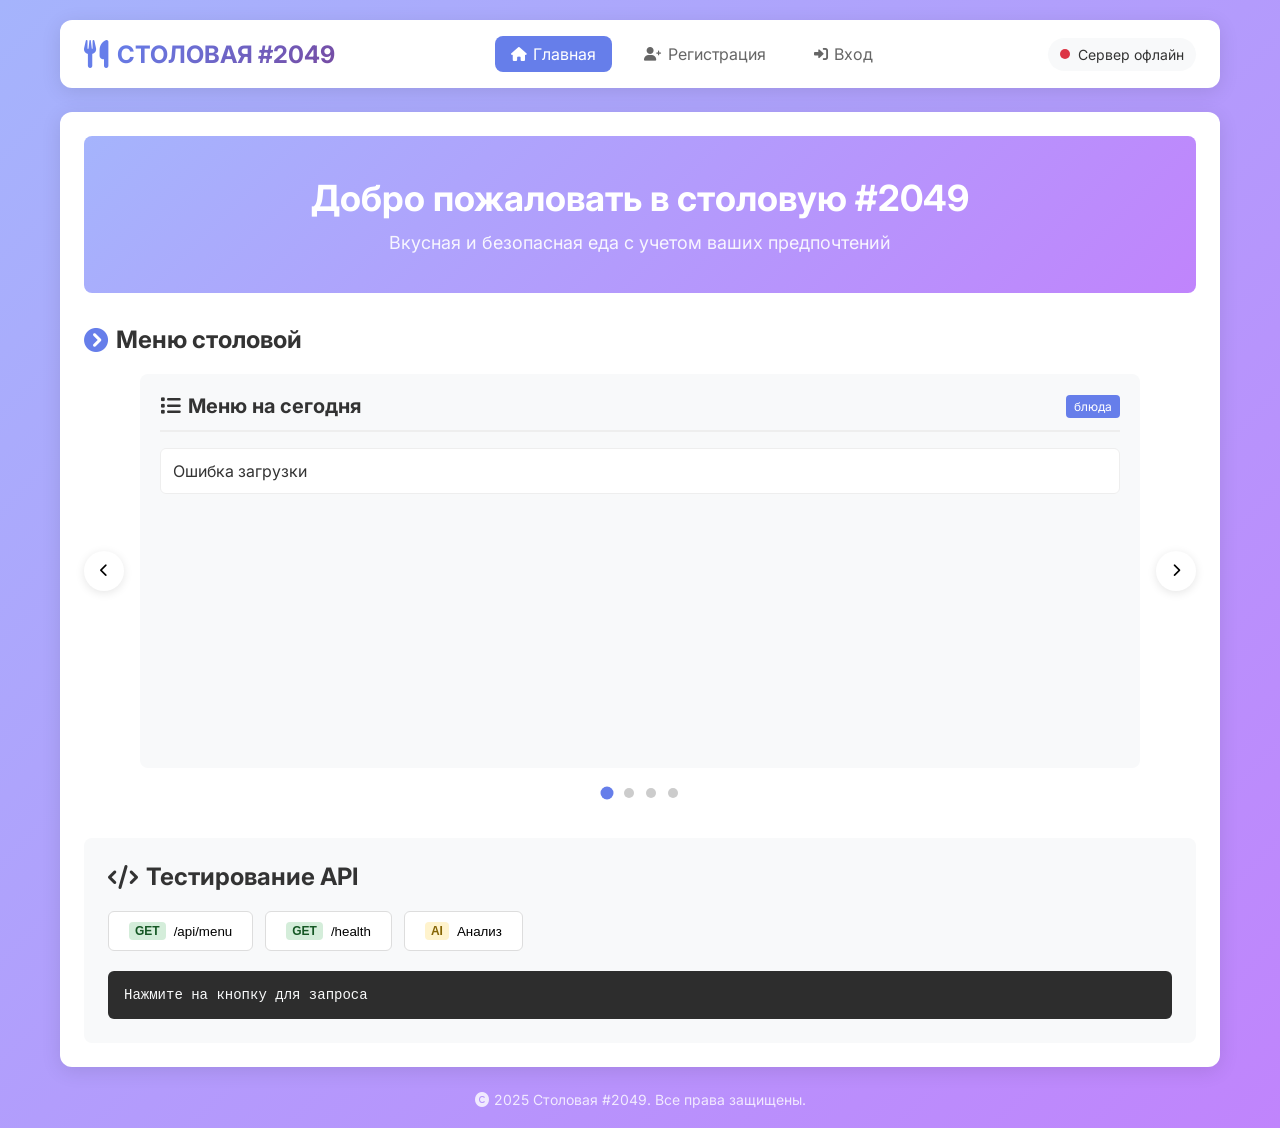
<file: frontend/index.html>
<!DOCTYPE html>
<html lang="ru">
<head>
    <meta charset="UTF-8">
    <meta name="viewport" content="width=device-width, initial-scale=1.0">
    <title>Столовая #2049</title>
    <link rel="stylesheet" href="style.css">
    <link href="https://fonts.googleapis.com/css2?family=Inter:wght@400;500;600;700&display=swap" rel="stylesheet">
    <link rel="stylesheet" href="https://cdnjs.cloudflare.com/ajax/libs/font-awesome/6.0.0/css/all.min.css">
</head>
<body>
    <div class="app">
        <header class="header">
            <div class="header-content">
                <div class="logo">
                    <i class="fas fa-utensils"></i>
                    <span class="logo-text">СТОЛОВАЯ #2049</span>
                </div>
                <div class="nav-links">
                    <a href="/" class="nav-link active" onclick="return navigateToHome(event)">
                        <i class="fas fa-home"></i> Главная
                    </a>
                    <a href="/register.html" class="nav-link">
                        <i class="fas fa-user-plus"></i> Регистрация
                    </a>
                    <a href="#" class="nav-link" onclick="showLoginModal()">
                        <i class="fas fa-sign-in-alt"></i> Вход
                    </a>
                </div>
                <div class="server-status" id="serverStatus">
                    <span class="status-indicator"></span>
                    <span class="status-text">Проверка подключения...</span>
                </div>
            </div>
        </header>

        <main class="main">
            <div id="mainContent">
                <div id="userInfo" class="user-info" style="display: none;">
                    <div class="user-info-content">
                        <div class="user-avatar">
                            <i class="fas fa-user-circle"></i>
                        </div>
                        <span id="userName" class="user-name"></span>
                        <span id="userRole" class="user-role"></span>
                        <button onclick="logout()" class="logout-btn">
                            <i class="fas fa-sign-out-alt"></i> Выйти
                        </button>
                    </div>
                </div>

                <!-- Модальное окно входа -->
                <div id="loginModal" class="modal">
                    <div class="modal-content">
                        <span class="close" onclick="closeLoginModal()">&times;</span>
                        <h2><i class="fas fa-sign-in-alt"></i> Вход в аккаунт</h2>
                        <form id="loginForm" onsubmit="handleLogin(event)">
                            <div class="form-group">
                                <label><i class="fas fa-envelope"></i> Email</label>
                                <input type="email" id="loginEmail" placeholder="email@example.com" required>
                            </div>
                            <div class="form-group">
                                <label><i class="fas fa-lock"></i> Пароль</label>
                                <input type="password" id="loginPassword" placeholder="••••••••" required>
                            </div>
                            <button type="submit" class="login-btn">
                                <i class="fas fa-sign-in-alt"></i> Войти
                            </button>
                        </form>
                        <p class="modal-footer">
                            Нет аккаунта? <a href="/register.html">Зарегистрируйтесь</a>
                        </p>
                    </div>
                </div>

                <!-- Модальное окно добавления блюда (для админа) -->
                <div id="addDishModal" class="modal">
                    <div class="modal-content wide">
                        <span class="close" onclick="closeAddDishModal()">&times;</span>
                        <h2><i class="fas fa-plus-circle"></i> Добавить новое блюдо</h2>
                        <form id="addDishForm" onsubmit="handleAddDish(event)">
                            <div class="admin-form">
                                <div class="form-group">
                                    <label>Название блюда</label>
                                    <input type="text" id="dishName" required>
                                </div>
                                <div class="form-group">
                                    <label>Цена (₽)</label>
                                    <input type="number" id="dishPrice" min="1" required>
                                </div>
                                <div class="form-group">
                                    <label>Вес (г)</label>
                                    <input type="number" id="dishWeight" min="1" required>
                                </div>
                                <div class="form-group">
                                    <label>Категория</label>
                                    <select id="dishCategory" required>
                                        <option value="салаты">Салаты</option>
                                        <option value="супы">Супы</option>
                                        <option value="горячее">Горячее</option>
                                        <option value="гарниры">Гарниры</option>
                                        <option value="напитки">Напитки</option>
                                        <option value="десерты">Десерты</option>
                                    </select>
                                </div>
                                <div class="form-group">
                                    <label>Калории</label>
                                    <input type="number" id="dishCalories" min="0" required>
                                </div>
                                <div class="form-group full-width">
                                    <label>Ингредиенты (через запятую)</label>
                                    <input type="text" id="dishIngredients" placeholder="курица, салат, соус" required>
                                </div>
                                <div class="form-group full-width">
                                    <label>Аллергены</label>
                                    <div class="checkbox-group" id="allergenCheckboxes">
                                        <label><input type="checkbox" value="орехи"> Орехи</label>
                                        <label><input type="checkbox" value="арахис"> Арахис</label>
                                        <label><input type="checkbox" value="лактоза"> Лактоза</label>
                                        <label><input type="checkbox" value="глютен"> Глютен</label>
                                        <label><input type="checkbox" value="морепродукты"> Морепродукты</label>
                                        <label><input type="checkbox" value="яйца"> Яйца</label>
                                        <label><input type="checkbox" value="соя"> Соя</label>
                                    </div>
                                </div>
                                <div class="form-group">
                                    <label>
                                        <input type="checkbox" id="dishAvailable" checked> Доступно для заказа
                                    </label>
                                </div>
                                <button type="submit" class="admin-submit-btn">
                                    <i class="fas fa-plus-circle"></i> Добавить блюдо
                                </button>
                            </div>
                        </form>
                    </div>
                </div>

                <div class="hero-section">
                    <h1 class="hero-title">Добро пожаловать в столовую #2049</h1>
                    <p class="hero-subtitle">Вкусная и безопасная еда с учетом ваших предпочтений</p>
                </div>

                <div class="carousel-section">
                    <div class="section-header">
                        <h2><i class="fas fa-chevron-circle-right"></i> Меню столовой</h2>
                        <button id="adminAddBtn" class="api-btn" style="display: none;" onclick="showAddDishModal()">
                            <i class="fas fa-plus-circle"></i> Добавить блюдо
                        </button>
                    </div>
                    
                    <div class="carousel-container">
                        <button class="carousel-arrow carousel-arrow-left" onclick="prevSlide()">
                            <i class="fas fa-chevron-left"></i>
                        </button>
                        
                        <div class="carousel-viewport">
                            <div class="carousel-track" id="carouselTrack">
                                <!-- Слайд 1: Меню -->
                                <div class="card active">
                                    <div class="card-header">
                                        <h3><i class="fas fa-list"></i> Меню на сегодня</h3>
                                        <span class="badge">блюда</span>
                                    </div>
                                    <div class="card-content">
                                        <div id="menuList" class="menu-list">
                                            <div class="loading-spinner">
                                                <i class="fas fa-spinner fa-spin"></i> Загрузка...
                                            </div>
                                        </div>
                                    </div>
                                </div>

                                <!-- Слайд 2: Детали блюда -->
                                <div class="card">
                                    <div class="card-header">
                                        <h3 id="dishTitle"><i class="fas fa-info-circle"></i> Выберите блюдо</h3>
                                        <span class="badge">детали</span>
                                    </div>
                                    <div class="card-content">
                                        <div class="dish-details">
                                            <div class="dish-image">
                                                <div class="image-placeholder">
                                                    <i class="fas fa-image"></i>
                                                </div>
                                            </div>
                                            
                                            <div id="aiBlock" class="ai-analysis">
                                                <div id="aiTitle" class="ai-title">
                                                    <i class="fas fa-microchip"></i> Анализ аллергенов
                                                </div>
                                                <div id="aiMessage" class="allergen-block">Выберите блюдо для анализа</div>
                                            </div>
                                            
                                            <div class="ingredients">
                                                <div class="ingredients-title">
                                                    <i class="fas fa-blender"></i> Состав
                                                </div>
                                                <ul id="ingredientsList" class="ingredients-list"></ul>
                                            </div>
                                            
                                            <div class="dish-footer">
                                                <div id="dishMeta" class="dish-meta"></div>
                                                <div class="dish-actions">
                                                    <span id="dishPrice" class="price"></span>
                                                    <div class="quantity-controls">
                                                        <button class="quantity-btn" onclick="decreaseQuantity()">
                                                            <i class="fas fa-minus"></i>
                                                        </button>
                                                        <span class="quantity" id="dishQuantity">1</span>
                                                        <button class="quantity-btn" onclick="increaseQuantity()">
                                                            <i class="fas fa-plus"></i>
                                                        </button>
                                                    </div>
                                                    <button class="add-btn" onclick="addToCart()">
                                                        <i class="fas fa-shopping-cart"></i> В корзину
                                                    </button>
                                                </div>
                                            </div>
                                        </div>
                                    </div>
                                </div>

                                <!-- Слайд 3: Корзина -->
                                <div class="card">
                                    <div class="card-header">
                                        <h3><i class="fas fa-shopping-basket"></i> Корзина</h3>
                                        <span class="badge">заказ</span>
                                    </div>
                                    <div class="card-content">
                                        <div id="cartItems" class="cart-items"></div>
                                        <div class="cart-total" id="cartTotal"></div>
                                        <button class="checkout-btn" onclick="checkout()">
                                            <i class="fas fa-check-circle"></i> Оформить заказ
                                        </button>
                                    </div>
                                </div>

                                <!-- Слайд 4: Личный кабинет -->
                                <div class="card">
                                    <div class="card-header">
                                        <h3><i class="fas fa-user"></i> Личный кабинет</h3>
                                        <span class="badge">профиль</span>
                                    </div>
                                    <div class="card-content" id="profileCard">
                                        <div class="loading-spinner">
                                            <i class="fas fa-spinner fa-spin"></i> Загрузка...
                                        </div>
                                    </div>
                                </div>
                            </div>
                        </div>
                        
                        <button class="carousel-arrow carousel-arrow-right" onclick="nextSlide()">
                            <i class="fas fa-chevron-right"></i>
                        </button>
                    </div>
                    
                    <div class="carousel-dots" id="carouselDots">
                        <span class="dot active" onclick="goToSlide(0)"></span>
                        <span class="dot" onclick="goToSlide(1)"></span>
                        <span class="dot" onclick="goToSlide(2)"></span>
                        <span class="dot" onclick="goToSlide(3)"></span>
                    </div>
                </div>

                <!-- API тестер -->
                <div class="api-section">
                    <h2><i class="fas fa-code"></i> Тестирование API</h2>
                    <div class="api-controls">
                        <button class="api-btn" onclick="testAPI('menu')">
                            <span class="method get">GET</span> /api/menu
                        </button>
                        <button class="api-btn" onclick="testAPI('health')">
                            <span class="method get">GET</span> /health
                        </button>
                        <button class="api-btn" onclick="testAI()">
                            <span class="method ai">AI</span> Анализ
                        </button>
                    </div>
                    <div class="api-response" id="apiResponse">
                        <pre>Нажмите на кнопку для запроса</pre>
                    </div>
                </div>
            </div>
        </main>

        <footer class="footer">
            <div class="footer-content">
                <i class="fas fa-copyright"></i> 2025 Столовая #2049. Все права защищены.
            </div>
        </footer>
    </div>

    <div id="notification-container"></div>
    <script src="script.js"></script>
</body>
</html>
</file>
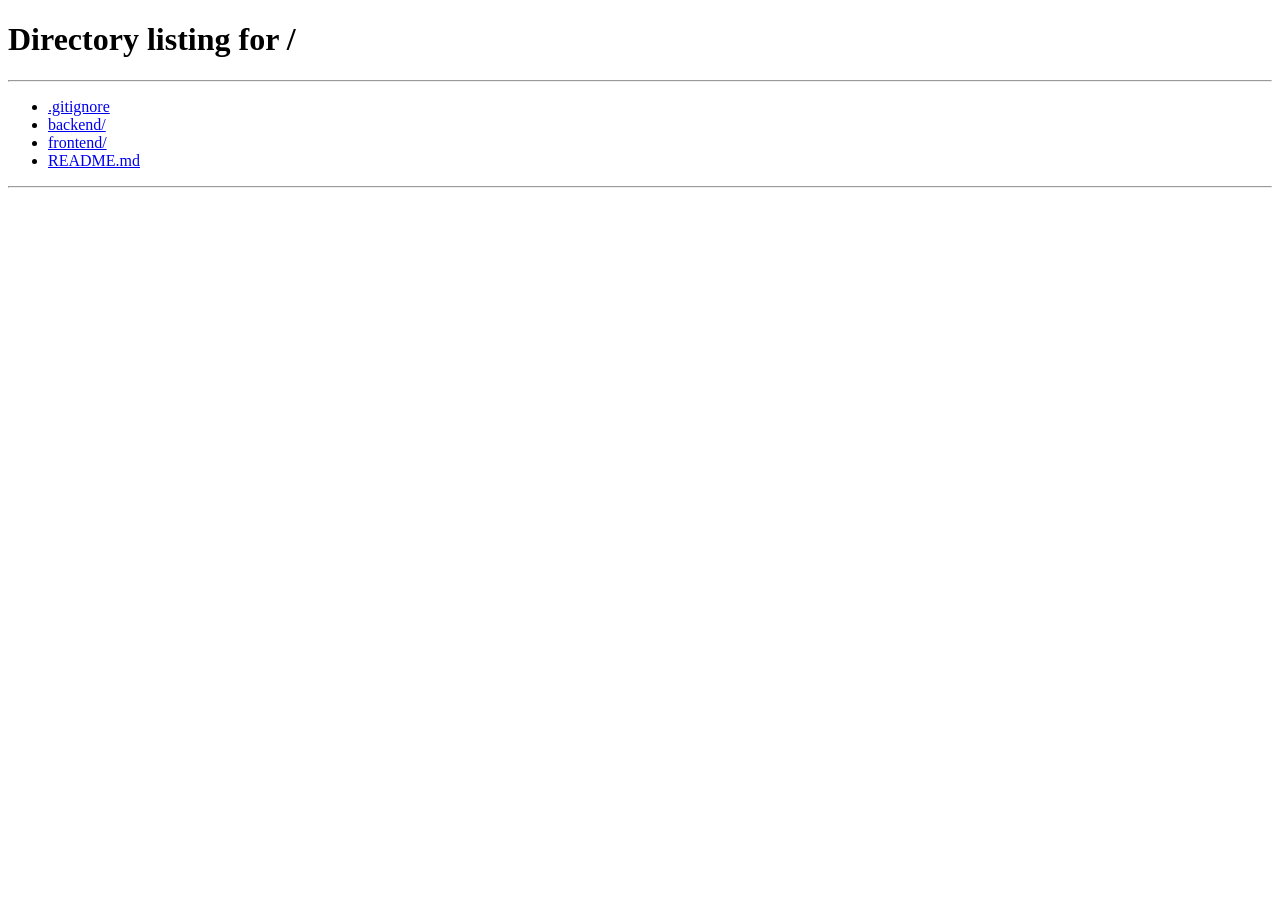
<file: frontend/admin.html>
<!DOCTYPE html>
<html lang="ru">
<head>
    <meta charset="UTF-8">
    <meta name="viewport" content="width=device-width, initial-scale=1.0">
    <title>Панель администратора - Столовая #2049</title>
    <link rel="stylesheet" href="style.css">
    <link rel="stylesheet" href="admin.css">
    <link href="https://fonts.googleapis.com/css2?family=Inter:wght@400;500;600;700&display=swap" rel="stylesheet">
    <link rel="stylesheet" href="https://cdnjs.cloudflare.com/ajax/libs/font-awesome/6.0.0/css/all.min.css">
</head>
<body>
    <div class="app">
        <header class="header">
            <div class="header-content">
                <div class="logo">
                    <i class="fas fa-utensils"></i>
                    <span class="logo-text">СТОЛОВАЯ #2049</span>
                </div>
                <div class="nav-links">
                    <a href="/" class="nav-link">
                        <i class="fas fa-home"></i> Главная
                    </a>
                    <a href="/admin.html" class="nav-link active">
                        <i class="fas fa-crown"></i> Админ панель
                    </a>
                    <a href="#" class="nav-link" onclick="logout()" id="logoutLink">
                        <i class="fas fa-sign-out-alt"></i> Выйти
                    </a>
                </div>
                <div class="server-status" id="serverStatus">
                    <span class="status-indicator"></span>
                    <span class="status-text">Проверка подключения...</span>
                </div>
            </div>
        </header>

        <main class="main">
            <div id="mainContent">
                <div id="userInfo" class="user-info" style="display: none;">
                    <div class="user-info-content">
                        <div class="user-avatar">
                            <i class="fas fa-user-circle"></i>
                        </div>
                        <span id="userName" class="user-name"></span>
                        <span id="userRole" class="user-role">Администратор</span>
                    </div>
                </div>

                <div class="admin-header">
                    <h1><i class="fas fa-crown"></i> Панель администратора</h1>
                    <p>Управление меню и заказами</p>
                </div>

                <div class="admin-tabs">
                    <button class="tab-btn active" onclick="switchTab('dishes')">
                        <i class="fas fa-utensils"></i> Блюда
                    </button>
                    <button class="tab-btn" onclick="switchTab('orders')">
                        <i class="fas fa-shopping-bag"></i> Заказы
                    </button>
                    <button class="tab-btn" onclick="switchTab('stats')">
                        <i class="fas fa-chart-bar"></i> Статистика
                    </button>
                </div>

                <!-- Вкладка с блюдами -->
                <div id="dishesTab" class="tab-content active">
                    <div class="tab-header">
                        <h2><i class="fas fa-utensils"></i> Управление блюдами</h2>
                        <button class="add-btn" onclick="showAddDishModal()">
                            <i class="fas fa-plus-circle"></i> Добавить блюдо
                        </button>
                    </div>
                    
                    <div class="admin-filters">
                        <input type="text" id="dishSearch" placeholder="Поиск по названию..." class="search-input">
                        <select id="categoryFilter" class="filter-select">
                            <option value="">Все категории</option>
                            <option value="салаты">Салаты</option>
                            <option value="супы">Супы</option>
                            <option value="горячее">Горячее</option>
                            <option value="гарниры">Гарниры</option>
                            <option value="напитки">Напитки</option>
                            <option value="десерты">Десерты</option>
                        </select>
                    </div>

                    <div id="adminDishesList" class="admin-dishes-list">
                        <div class="loading-spinner">
                            <i class="fas fa-spinner fa-spin"></i> Загрузка...
                        </div>
                    </div>
                </div>

                <!-- Вкладка с заказами -->
                <div id="ordersTab" class="tab-content">
                    <div class="tab-header">
                        <h2><i class="fas fa-shopping-bag"></i> Управление заказами</h2>
                    </div>
                    
                    <div class="admin-filters">
                        <select id="orderStatusFilter" class="filter-select">
                            <option value="">Все статусы</option>
                            <option value="pending">Ожидает</option>
                            <option value="confirmed">Подтвержден</option>
                            <option value="preparing">Готовится</option>
                            <option value="ready">Готов</option>
                            <option value="completed">Выполнен</option>
                            <option value="cancelled">Отменен</option>
                        </select>
                        <input type="text" id="orderSearch" placeholder="Поиск по email..." class="search-input">
                    </div>

                    <div id="adminOrdersList" class="admin-orders-list">
                        <div class="loading-spinner">
                            <i class="fas fa-spinner fa-spin"></i> Загрузка...
                        </div>
                    </div>
                </div>

                <!-- Вкладка со статистикой -->
                <div id="statsTab" class="tab-content">
                    <div class="tab-header">
                        <h2><i class="fas fa-chart-bar"></i> Статистика</h2>
                    </div>
                    
                    <div id="adminStats" class="admin-stats">
                        <div class="loading-spinner">
                            <i class="fas fa-spinner fa-spin"></i> Загрузка...
                        </div>
                    </div>
                </div>
            </div>
        </main>

        <footer class="footer">
            <div class="footer-content">
                <i class="fas fa-copyright"></i> 2025 Столовая #2049. Все права защищены.
            </div>
        </footer>
    </div>

    <!-- Модальное окно добавления/редактирования блюда -->
    <div id="dishModal" class="modal">
        <div class="modal-content wide">
            <span class="close" onclick="closeDishModal()">&times;</span>
            <h2 id="dishModalTitle"><i class="fas fa-plus-circle"></i> Добавить блюдо</h2>
            <form id="dishForm" onsubmit="handleSaveDish(event)">
                <input type="hidden" id="dishId">
                <div class="admin-form">
                    <div class="form-group">
                        <label>Название блюда *</label>
                        <input type="text" id="dishName" required>
                    </div>
                    <div class="form-group">
                        <label>Цена (₽) *</label>
                        <input type="number" id="dishPrice" min="1" required>
                    </div>
                    <div class="form-group">
                        <label>Вес (г) *</label>
                        <input type="number" id="dishWeight" min="1" required>
                    </div>
                    <div class="form-group">
                        <label>Категория *</label>
                        <select id="dishCategory" required>
                            <option value="салаты">Салаты</option>
                            <option value="супы">Супы</option>
                            <option value="горячее">Горячее</option>
                            <option value="гарниры">Гарниры</option>
                            <option value="напитки">Напитки</option>
                            <option value="десерты">Десерты</option>
                        </select>
                    </div>
                    <div class="form-group">
                        <label>Калории *</label>
                        <input type="number" id="dishCalories" min="0" required>
                    </div>
                    <div class="form-group full-width">
                        <label>Ингредиенты * (через запятую)</label>
                        <input type="text" id="dishIngredients" placeholder="курица, салат, соус" required>
                        <small style="color: #666; display: block; margin-top: 4px;">
                            <i class="fas fa-robot"></i> Аллергены будут определены автоматически нейросетью
                        </small>
                    </div>
                    <div class="form-group">
                        <label>
                            <input type="checkbox" id="dishAvailable" checked> Доступно для заказа
                        </label>
                    </div>
                    <button type="submit" class="admin-submit-btn" id="saveDishBtn">
                        <i class="fas fa-save"></i> Сохранить
                    </button>
                </div>
            </form>
        </div>
    </div>

    <div id="notification-container"></div>
    <script src="admin.js"></script>
</body>
</html>
</file>
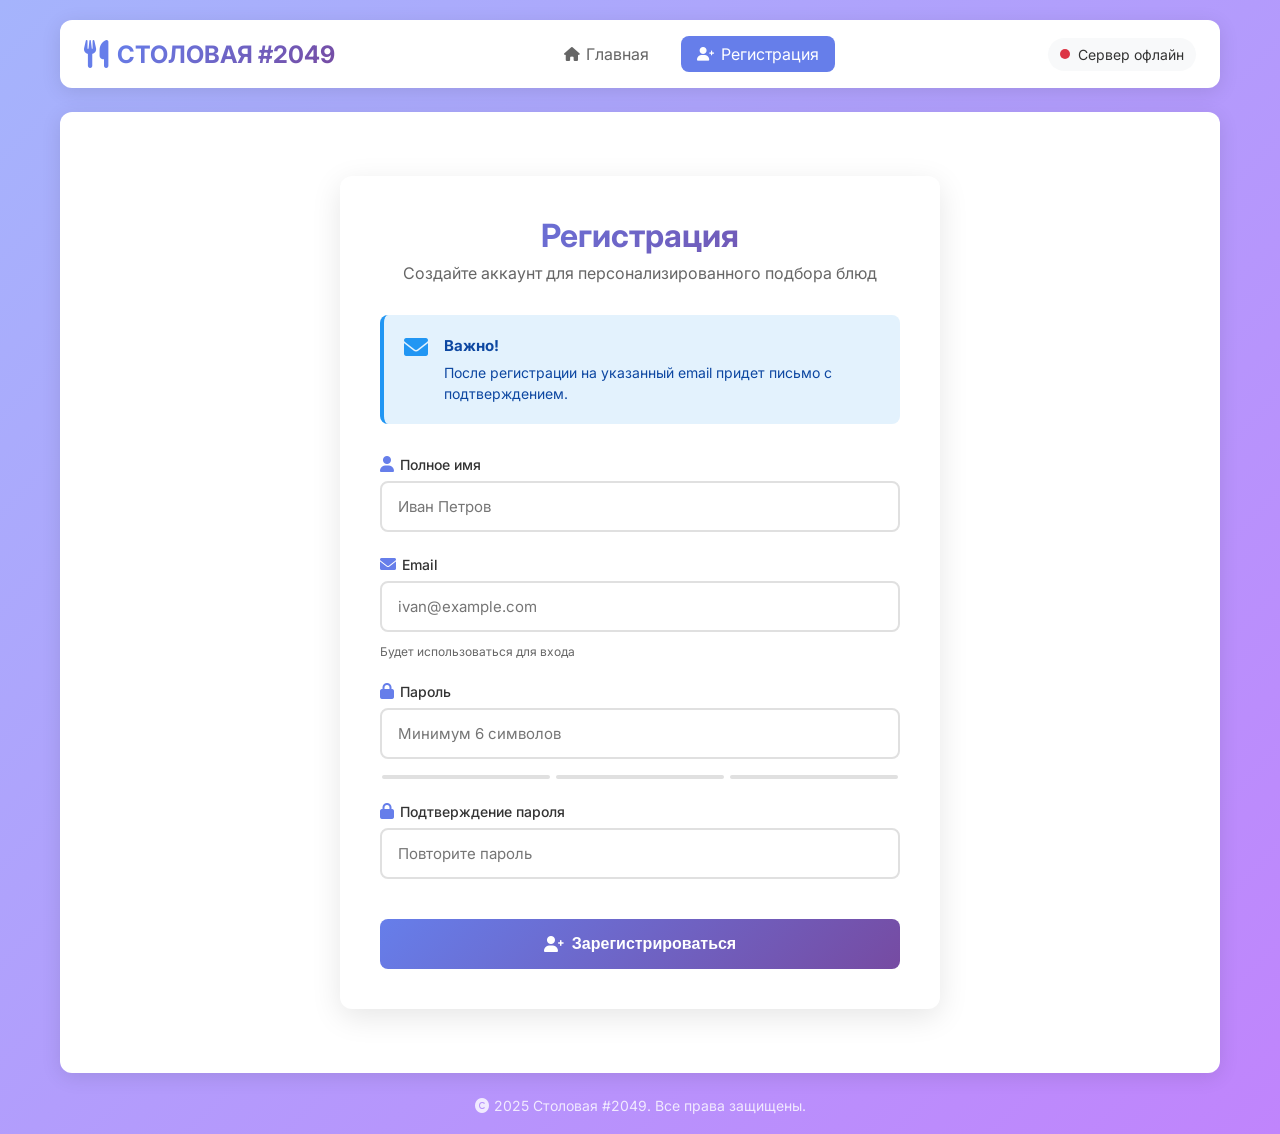
<file: frontend/register.html>
<!DOCTYPE html>
<html lang="ru">
<head>
    <meta charset="UTF-8">
    <meta name="viewport" content="width=device-width, initial-scale=1.0">
    <title>Регистрация - Столовая #2049</title>
    <link rel="stylesheet" href="style.css">
    <link rel="stylesheet" href="register.css">
    <link href="https://fonts.googleapis.com/css2?family=Inter:wght@400;500;600;700&display=swap" rel="stylesheet">
    <link rel="stylesheet" href="https://cdnjs.cloudflare.com/ajax/libs/font-awesome/6.0.0/css/all.min.css">
</head>
<body>
    <div class="app">
        <header class="header">
            <div class="header-content">
                <div class="logo">
                    <i class="fas fa-utensils"></i>
                    <span class="logo-text">СТОЛОВАЯ #2049</span>
                </div>
                <div class="nav-links">
                    <a href="/" class="nav-link">
                        <i class="fas fa-home"></i> Главная
                    </a>
                    <a href="/register.html" class="nav-link active">
                        <i class="fas fa-user-plus"></i> Регистрация
                    </a>
                </div>
                <div class="server-status" id="serverStatus">
                    <span class="status-indicator"></span>
                    <span class="status-text">Проверка...</span>
                </div>
            </div>
        </header>

        <main class="main">
            <div class="register-container">
                <div class="register-card">
                    <h1 class="register-title">Регистрация</h1>
                    <p class="register-subtitle">Создайте аккаунт для персонализированного подбора блюд</p>
                    
                    <div class="email-info-card">
                        <div class="email-info-icon">
                            <i class="fas fa-envelope"></i>
                        </div>
                        <div class="email-info-text">
                            <strong>Важно!</strong>
                            После регистрации на указанный email придет письмо с подтверждением.
                        </div>
                    </div>
                    
                    <form id="registerForm" class="register-form">
                        <div class="form-group">
                            <label class="form-label">
                                <i class="fas fa-user"></i> Полное имя
                            </label>
                            <input type="text" id="fullName" class="form-input" required 
                                   placeholder="Иван Петров">
                        </div>
                        
                        <div class="form-group">
                            <label class="form-label">
                                <i class="fas fa-envelope"></i> Email
                            </label>
                            <input type="email" id="email" class="form-input" required 
                                   placeholder="ivan@example.com">
                            <div class="email-hint">Будет использоваться для входа</div>
                        </div>
                        
                        <div class="form-group">
                            <label class="form-label">
                                <i class="fas fa-lock"></i> Пароль
                            </label>
                            <input type="password" id="password" class="form-input" required 
                                   minlength="6" placeholder="Минимум 6 символов">
                            <div class="password-strength" id="passwordStrength">
                                <div class="strength-bar"></div>
                                <div class="strength-bar"></div>
                                <div class="strength-bar"></div>
                            </div>
                        </div>
                        
                        <div class="form-group">
                            <label class="form-label">
                                <i class="fas fa-lock"></i> Подтверждение пароля
                            </label>
                            <input type="password" id="confirmPassword" class="form-input" required 
                                   placeholder="Повторите пароль">
                        </div>
                        
                        <button type="submit" class="register-button" id="registerBtn">
                            <i class="fas fa-user-plus"></i> Зарегистрироваться
                        </button>
                    </form>
                </div>
            </div>
        </main>

        <footer class="footer">
            <div class="footer-content">
                <i class="fas fa-copyright"></i> 2025 Столовая #2049. Все права защищены.
            </div>
        </footer>
    </div>

    <div id="notification-container"></div>
    <script src="register.js"></script>
</body>
</html>
</file>
<file: frontend/style.css>
* {
    margin: 0;
    padding: 0;
    box-sizing: border-box;
}

body {
    font-family: 'Inter', sans-serif;
    background: linear-gradient(135deg, #a5b4fc 0%, #c084fc 100%);
    min-height: 100vh;
    color: #333;
}

.app {
    max-width: 1200px;
    margin: 0 auto;
    padding: 20px;
}

/* Хедер */
.header {
    background: white;
    border-radius: 12px;
    box-shadow: 0 4px 20px rgba(0,0,0,0.1);
    margin-bottom: 24px;
    padding: 16px 24px;
}

.header-content {
    display: flex;
    align-items: center;
    justify-content: space-between;
    flex-wrap: wrap;
    gap: 16px;
}

.logo {
    display: flex;
    align-items: center;
    gap: 8px;
    font-size: 24px;
    font-weight: 700;
    color: #333;
}

.logo i {
    color: #667eea;
    font-size: 28px;
}

.logo-text {
    background: linear-gradient(135deg, #667eea 0%, #764ba2 100%);
    -webkit-background-clip: text;
    -webkit-text-fill-color: transparent;
}

.nav-links {
    display: flex;
    gap: 16px;
    align-items: center;
    flex-wrap: wrap;
}

.nav-link {
    padding: 8px 16px;
    color: #666;
    text-decoration: none;
    border-radius: 8px;
    transition: all 0.3s ease;
    display: flex;
    align-items: center;
    gap: 6px;
}

.nav-link i {
    font-size: 14px;
}

.nav-link:hover {
    background: #f0f0f0;
    color: #333;
}

.nav-link.active {
    background: #667eea;
    color: white;
}

.admin-badge {
    background: #ff6b6b;
    color: white;
    padding: 4px 8px;
    border-radius: 4px;
    font-size: 12px;
    font-weight: 600;
    margin-left: 8px;
}

.server-status {
    display: flex;
    align-items: center;
    gap: 8px;
    padding: 8px 12px;
    background: #f8f9fa;
    border-radius: 20px;
    font-size: 14px;
}

.status-indicator {
    width: 10px;
    height: 10px;
    border-radius: 50%;
    background: #ccc;
    animation: pulse 1.5s infinite;
}

.status-indicator.online {
    background: #00a86b;
    animation: pulse-green 1.5s infinite;
}

.status-indicator.offline {
    background: #dc3545;
    animation: pulse-red 1.5s infinite;
}

@keyframes pulse-green {
    0% { box-shadow: 0 0 0 0 rgba(0, 168, 107, 0.7); }
    70% { box-shadow: 0 0 0 10px rgba(0, 168, 107, 0); }
    100% { box-shadow: 0 0 0 0 rgba(0, 168, 107, 0); }
}

@keyframes pulse-red {
    0% { box-shadow: 0 0 0 0 rgba(220, 53, 69, 0.7); }
    70% { box-shadow: 0 0 0 10px rgba(220, 53, 69, 0); }
    100% { box-shadow: 0 0 0 0 rgba(220, 53, 69, 0); }
}

/* Основной контент */
.main {
    background: white;
    border-radius: 12px;
    box-shadow: 0 4px 20px rgba(0,0,0,0.1);
    padding: 24px;
    margin-bottom: 24px;
}

.user-info {
    background: #f8f9fa;
    border-radius: 8px;
    padding: 16px;
    margin-bottom: 24px;
}

.user-info-content {
    display: flex;
    align-items: center;
    gap: 16px;
    flex-wrap: wrap;
}

.user-avatar i {
    font-size: 32px;
    color: #667eea;
}

.user-name {
    font-weight: 600;
    font-size: 16px;
    flex: 1;
}

.user-role {
    background: #667eea;
    color: white;
    padding: 4px 8px;
    border-radius: 4px;
    font-size: 12px;
    text-transform: capitalize;
}

.logout-btn {
    padding: 8px 16px;
    background: #ff6b6b;
    color: white;
    border: none;
    border-radius: 6px;
    cursor: pointer;
    transition: background 0.3s ease;
    display: flex;
    align-items: center;
    gap: 6px;
}

.logout-btn:hover {
    background: #ff5252;
}

.hero-section {
    text-align: center;
    padding: 40px 20px;
    background: linear-gradient(135deg, #a5b4fc 0%, #c084fc 100%);
    border-radius: 8px;
    margin-bottom: 32px;
    color: white;
}

.hero-title {
    font-size: 36px;
    font-weight: 700;
    margin-bottom: 12px;
}

.hero-subtitle {
    font-size: 18px;
    opacity: 0.9;
}

.section-header {
    display: flex;
    align-items: center;
    justify-content: space-between;
    margin-bottom: 20px;
}

.section-header h2 {
    font-size: 24px;
    display: flex;
    align-items: center;
    gap: 8px;
}

.section-header i {
    color: #667eea;
}

/* Карусель */
.carousel-container {
    display: flex;
    align-items: center;
    gap: 16px;
    margin: 20px 0;
}

.carousel-arrow {
    width: 40px;
    height: 40px;
    border: none;
    background: white;
    border-radius: 50%;
    box-shadow: 0 2px 10px rgba(0,0,0,0.1);
    cursor: pointer;
    transition: all 0.3s ease;
    display: flex;
    align-items: center;
    justify-content: center;
}

.carousel-arrow:hover {
    background: #667eea;
    color: white;
    transform: scale(1.1);
}

.carousel-viewport {
    flex: 1;
    overflow: hidden;
    border-radius: 8px;
    background: #f8f9fa;
}

.carousel-track {
    display: flex;
    transition: transform 0.3s ease;
}

.card {
    min-width: 100%;
    padding: 20px;
    opacity: 0;
    transition: opacity 0.3s ease;
    display: none;
}

.card.active {
    opacity: 1;
    display: block;
}

.card-header {
    display: flex;
    align-items: center;
    justify-content: space-between;
    margin-bottom: 16px;
    padding-bottom: 12px;
    border-bottom: 2px solid #eee;
}

.card-header h3 {
    display: flex;
    align-items: center;
    gap: 8px;
    font-size: 20px;
}

.badge {
    padding: 4px 8px;
    background: #667eea;
    color: white;
    border-radius: 4px;
    font-size: 12px;
}

.card-content {
    min-height: 300px;
}

/* Меню */
/* Меню */
.menu-list {
    display: flex;
    flex-direction: column;
    gap: 12px;
}

.menu-item {
    padding: 12px;
    background: white;
    border: 1px solid #eee;
    border-radius: 6px;
    cursor: pointer;
    transition: all 0.3s ease;
}

.menu-item:hover {
    transform: translateX(5px);
    box-shadow: 0 2px 10px rgba(0,0,0,0.1);
}

.item-row {
    display: flex;
    align-items: center;
    justify-content: space-between;
    margin-bottom: 4px;
}

.item-name {
    font-weight: 600;
}

.item-price {
    color: #00a86b;
    font-weight: 600;
}

.item-allergen {
    font-size: 12px;
    padding: 2px 8px;
    border-radius: 4px;
    display: inline-block;
}

.item-allergen.safe {
    background: #d4edda;
    color: #155724;
}

.item-allergen.warning {
    background: #fff3cd;  /* Желтый фон для "содержит аллергены" */
    color: #856404;       /* Темно-желтый текст */
    font-weight: 500;
}

.item-allergen.danger {
    background: #ffebee;  /* Красный фон для "содержит Ваши аллергены" */
    color: #c62828;       /* Темно-красный текст */
    font-weight: 600;
}

/* Для текста "содержит Ваши аллергены" */
.item-allergen.warning i {
    color: #c62828;
}

/* Детали блюда */
.dish-image {
    margin-bottom: 16px;
}

.image-placeholder {
    height: 160px;
    background: linear-gradient(135deg, #a5b4fc 0%, #c084fc 100%);
    border-radius: 8px;
    display: flex;
    align-items: center;
    justify-content: center;
    color: white;
    font-size: 48px;
}

.ai-analysis {
    padding: 16px;
    border-radius: 8px;
    margin-bottom: 20px;
}

.ai-analysis.safe {
    background: #d4edda;
    border-left: 4px solid #28a745;
}

.ai-analysis.warning {
    background: #fff3cd;
    border-left: 4px solid #ffc107;
}

.ai-analysis.danger {
    background: #f8d7da;
    border-left: 4px solid #dc3545;
}

.ai-title {
    font-weight: 600;
    margin-bottom: 8px;
    display: flex;
    align-items: center;
    gap: 6px;
}

.ingredients-title {
    font-weight: 600;
    margin-bottom: 12px;
    display: flex;
    align-items: center;
    gap: 6px;
}

.ingredients-list {
    list-style: none;
    padding: 0;
    display: flex;
    flex-wrap: wrap;
    gap: 8px;
    margin-bottom: 20px;
}

.ingredients-list li {
    padding: 6px 12px;
    background: #f8f9fa;
    border-radius: 20px;
    font-size: 14px;
}

.ingredients-list li.allergen-item {
    background: #f8d7da;
    color: #dc3545;
}

.dish-footer {
    border-top: 2px solid #eee;
    padding-top: 16px;
}

.dish-meta {
    font-size: 14px;
    color: #666;
    margin-bottom: 12px;
}

.dish-actions {
    display: flex;
    align-items: center;
    justify-content: space-between;
    gap: 16px;
    flex-wrap: wrap;
}

.price {
    font-size: 24px;
    font-weight: 700;
    color: #00a86b;
}

.quantity-controls {
    display: flex;
    align-items: center;
    gap: 8px;
}

.quantity-btn {
    width: 32px;
    height: 32px;
    border: 1px solid #ddd;
    background: white;
    border-radius: 4px;
    cursor: pointer;
    transition: all 0.3s ease;
    display: flex;
    align-items: center;
    justify-content: center;
}

.quantity-btn:hover {
    background: #667eea;
    color: white;
    border-color: #667eea;
}

.quantity {
    font-size: 16px;
    font-weight: 600;
    min-width: 30px;
    text-align: center;
}

.add-btn {
    padding: 10px 20px;
    background: #667eea;
    color: white;
    border: none;
    border-radius: 6px;
    cursor: pointer;
    transition: background 0.3s ease;
    display: flex;
    align-items: center;
    gap: 6px;
}

.add-btn:hover {
    background: #764ba2;
}

/* Админ панель */
.admin-section {
    margin-top: 30px;
    padding: 20px;
    background: #f8f9fa;
    border-radius: 8px;
    border: 2px solid #667eea;
}

.admin-section h4 {
    display: flex;
    align-items: center;
    gap: 8px;
    color: #667eea;
    margin-bottom: 20px;
    font-size: 18px;
}

.admin-section h4 i {
    font-size: 20px;
}

.admin-form {
    display: grid;
    grid-template-columns: repeat(auto-fit, minmax(200px, 1fr));
    gap: 15px;
    margin-bottom: 20px;
}

.admin-form .form-group {
    margin-bottom: 0;
}

.admin-form .form-group.full-width {
    grid-column: 1 / -1;
}

.admin-form label {
    display: block;
    margin-bottom: 5px;
    font-weight: 500;
    font-size: 13px;
    color: #555;
}

.admin-form input,
.admin-form select,
.admin-form textarea {
    width: 100%;
    padding: 8px 12px;
    border: 1px solid #ddd;
    border-radius: 4px;
    font-size: 14px;
}

.admin-form textarea {
    min-height: 80px;
    resize: vertical;
}

.admin-form input:focus,
.admin-form select:focus,
.admin-form textarea:focus {
    outline: none;
    border-color: #667eea;
    box-shadow: 0 0 0 2px rgba(102, 126, 234, 0.1);
}

.admin-form .checkbox-group {
    display: flex;
    flex-wrap: wrap;
    gap: 15px;
    padding: 10px 0;
}

.admin-form .checkbox-group label {
    display: inline-flex;
    align-items: center;
    gap: 5px;
    font-weight: normal;
    margin: 0;
}

.admin-form .checkbox-group input[type="checkbox"] {
    width: auto;
}

.admin-submit-btn {
    grid-column: 1 / -1;
    padding: 12px;
    background: #667eea;
    color: white;
    border: none;
    border-radius: 6px;
    cursor: pointer;
    font-size: 16px;
    display: flex;
    align-items: center;
    justify-content: center;
    gap: 8px;
    transition: background 0.3s ease;
}

.admin-submit-btn:hover {
    background: #764ba2;
}

.admin-dish-list {
    margin-top: 20px;
}

.admin-dish-item {
    display: flex;
    align-items: center;
    justify-content: space-between;
    padding: 10px;
    background: white;
    border: 1px solid #eee;
    border-radius: 4px;
    margin-bottom: 8px;
}

.admin-dish-info {
    display: flex;
    align-items: center;
    gap: 20px;
    flex-wrap: wrap;
}

.admin-dish-name {
    font-weight: 600;
}

.admin-dish-price {
    color: #00a86b;
    font-weight: 600;
}

.admin-dish-category {
    background: #f0f0f0;
    padding: 2px 8px;
    border-radius: 4px;
    font-size: 12px;
}

.admin-dish-actions {
    display: flex;
    gap: 8px;
}

.admin-dish-actions button {
    padding: 4px 8px;
    border: none;
    border-radius: 4px;
    cursor: pointer;
    font-size: 12px;
    transition: all 0.3s ease;
}

.admin-dish-edit {
    background: #667eea;
    color: white;
}

.admin-dish-edit:hover {
    background: #764ba2;
}

.admin-dish-delete {
    background: #ff6b6b;
    color: white;
}

.admin-dish-delete:hover {
    background: #ff5252;
}

/* Профиль */
.profile-section {
    margin-bottom: 24px;
}

.section-title {
    font-weight: 600;
    font-size: 16px;
    margin-bottom: 12px;
    display: flex;
    align-items: center;
    gap: 6px;
}

.options-group {
    display: flex;
    flex-wrap: wrap;
    gap: 16px;
}

.option {
    display: flex;
    align-items: center;
    gap: 6px;
    font-size: 14px;
    cursor: pointer;
    padding: 6px 12px;
    background: #f8f9fa;
    border-radius: 20px;
    transition: all 0.3s ease;
}

.option:hover {
    background: #e9ecef;
}

.option input {
    cursor: pointer;
}

.save-btn {
    width: 100%;
    padding: 12px;
    background: #667eea;
    color: white;
    border: none;
    border-radius: 6px;
    cursor: pointer;
    font-size: 16px;
    display: flex;
    align-items: center;
    justify-content: center;
    gap: 8px;
    transition: background 0.3s ease;
}

.save-btn:hover {
    background: #764ba2;
}

.profile-empty {
    text-align: center;
    padding: 40px 20px;
    color: #666;
}

.profile-empty a {
    color: #667eea;
    font-weight: 500;
    text-decoration: none;
}

.profile-empty a:hover {
    text-decoration: underline;
}

.profile-header {
    display: flex;
    align-items: center;
    gap: 20px;
    margin-bottom: 24px;
    padding: 20px;
    background: linear-gradient(135deg, #a5b4fc 0%, #c084fc 100%);
    border-radius: 8px;
    color: white;
}

.avatar {
    width: 60px;
    height: 60px;
    background: white;
    border-radius: 50%;
    display: flex;
    align-items: center;
    justify-content: center;
    font-size: 24px;
    font-weight: 600;
    color: #667eea;
}

.profile-name {
    font-size: 18px;
    font-weight: 600;
    margin-bottom: 4px;
}

.profile-email {
    font-size: 14px;
    opacity: 0.9;
}

.profile-role {
    display: inline-block;
    padding: 4px 8px;
    background: rgba(255,255,255,0.2);
    border-radius: 4px;
    font-size: 12px;
    margin-top: 4px;
    text-transform: capitalize;
}

/* Корзина */
.cart-items {
    display: flex;
    flex-direction: column;
    gap: 10px;
}

.cart-item {
    display: grid;
    grid-template-columns: 1fr auto auto;
    align-items: center;
    gap: 15px;
    padding: 15px;
    background: #f8f9fa;
    border-radius: 8px;
    border: 1px solid #eee;
}

.cart-item-info {
    display: flex;
    flex-direction: column;
    gap: 4px;
}

.cart-item-name {
    font-weight: 600;
    color: #333;
}

.cart-item-details {
    font-size: 13px;
    color: #666;
    display: flex;
    gap: 8px;
}

.cart-item-details span {
    background: #e9ecef;
    padding: 2px 6px;
    border-radius: 4px;
}

.cart-item-price {
    font-weight: 700;
    color: #00a86b;
    font-size: 18px;
    min-width: 80px;
    text-align: right;
}

.cart-item-remove {
    background: none;
    border: none;
    color: #ff6b6b;
    cursor: pointer;
    font-size: 16px;
    padding: 8px;
    border-radius: 4px;
    transition: all 0.3s ease;
}

.cart-item-remove:hover {
    background: #ff6b6b;
    color: white;
}

.cart-total {
    text-align: right;
    font-size: 20px;
    font-weight: 700;
    margin: 20px 0;
    padding: 15px;
    background: linear-gradient(135deg, #a5b4fc 0%, #c084fc 100%);
    color: white;
    border-radius: 8px;
    display: flex;
    align-items: center;
    justify-content: flex-end;
    gap: 10px;
}

.cart-total i {
    font-size: 24px;
}

.checkout-btn {
    width: 100%;
    padding: 15px;
    background: #00a86b;
    color: white;
    border: none;
    border-radius: 8px;
    font-size: 16px;
    font-weight: 600;
    cursor: pointer;
    display: flex;
    align-items: center;
    justify-content: center;
    gap: 10px;
    transition: background 0.3s ease;
}

.checkout-btn:hover {
    background: #00875a;
}

.empty-cart {
    text-align: center;
    padding: 40px 20px;
    color: #999;
    font-size: 16px;
}

.empty-cart i {
    font-size: 48px;
    margin-bottom: 10px;
    color: #ddd;
}

/* Модальное окно */
.modal {
    display: none;
    position: fixed;
    z-index: 1000;
    left: 0;
    top: 0;
    width: 100%;
    height: 100%;
    background-color: rgba(0,0,0,0.5);
    animation: fadeIn 0.3s ease;
}

.modal-content {
    background-color: white;
    margin: 15% auto;
    padding: 30px;
    border-radius: 12px;
    width: 90%;
    max-width: 500px;
    box-shadow: 0 5px 30px rgba(0,0,0,0.3);
    animation: slideDown 0.3s ease;
    max-height: 80vh;
    overflow-y: auto;
}

.modal-content h2 {
    margin-bottom: 20px;
    color: #333;
    display: flex;
    align-items: center;
    gap: 10px;
}

.modal-content h2 i {
    color: #667eea;
}

.modal-content.wide {
    max-width: 800px;
}

.close {
    color: #aaa;
    float: right;
    font-size: 28px;
    font-weight: bold;
    cursor: pointer;
    transition: color 0.3s ease;
}

.close:hover {
    color: #333;
}

.login-btn {
    width: 100%;
    padding: 12px;
    background: #667eea;
    color: white;
    border: none;
    border-radius: 6px;
    font-size: 16px;
    cursor: pointer;
    display: flex;
    align-items: center;
    justify-content: center;
    gap: 8px;
    transition: background 0.3s ease;
}

.login-btn:hover {
    background: #764ba2;
}

.modal-footer {
    text-align: center;
    margin-top: 20px;
    color: #666;
}

.modal-footer a {
    color: #667eea;
    text-decoration: none;
    font-weight: 500;
}

.modal-footer a:hover {
    text-decoration: underline;
}

@keyframes fadeIn {
    from { opacity: 0; }
    to { opacity: 1; }
}

@keyframes slideDown {
    from {
        transform: translateY(-50px);
        opacity: 0;
    }
    to {
        transform: translateY(0);
        opacity: 1;
    }
}

/* Карусель точки */
.carousel-dots {
    display: flex;
    justify-content: center;
    gap: 12px;
    margin-top: 16px;
}

.dot {
    width: 10px;
    height: 10px;
    background: #ccc;
    border-radius: 50%;
    cursor: pointer;
    transition: all 0.3s ease;
}

.dot.active {
    background: #667eea;
    transform: scale(1.3);
}

/* API секция */
.api-section {
    margin-top: 40px;
    padding: 24px;
    background: #f8f9fa;
    border-radius: 8px;
}

.api-section h2 {
    display: flex;
    align-items: center;
    gap: 8px;
    margin-bottom: 20px;
}

.api-controls {
    display: flex;
    gap: 12px;
    flex-wrap: wrap;
    margin-bottom: 20px;
}

.api-btn {
    padding: 10px 20px;
    background: white;
    border: 1px solid #ddd;
    border-radius: 6px;
    cursor: pointer;
    transition: all 0.3s ease;
    display: flex;
    align-items: center;
    gap: 8px;
}

.api-btn:hover {
    background: #667eea;
    color: white;
    border-color: #667eea;
}

.method {
    padding: 2px 6px;
    border-radius: 4px;
    font-size: 12px;
    font-weight: 600;
}

.method.get {
    background: #d4edda;
    color: #155724;
}

.method.ai {
    background: #fff3cd;
    color: #856404;
}

.api-response {
    background: #2d2d2d;
    color: #f8f9fa;
    padding: 16px;
    border-radius: 6px;
    font-family: monospace;
    font-size: 14px;
    overflow-x: auto;
}

.api-response pre {
    color: #f8f9fa;
    white-space: pre-wrap;
    word-wrap: break-word;
}

/* Футер */
.footer {
    text-align: center;
    color: rgba(255,255,255,0.8);
    font-size: 14px;
}

/* Уведомления */
#notification-container {
    position: fixed;
    top: 20px;
    right: 20px;
    z-index: 1000;
}

@keyframes slideIn {
    from {
        transform: translateX(100%);
        opacity: 0;
    }
    to {
        transform: translateX(0);
        opacity: 1;
    }
}

@keyframes slideOut {
    from {
        transform: translateX(0);
        opacity: 1;
    }
    to {
        transform: translateX(100%);
        opacity: 0;
    }
}

/* Загрузка */
.loading-spinner {
    text-align: center;
    padding: 40px;
    color: #666;
}

.loading-spinner i {
    font-size: 24px;
    margin-right: 8px;
}

/* Адаптивность */
@media (max-width: 768px) {
    .header-content {
        flex-direction: column;
        text-align: center;
    }
    
    .nav-links {
        justify-content: center;
    }
    
    .hero-title {
        font-size: 28px;
    }
    
    .hero-subtitle {
        font-size: 16px;
    }
    
    .carousel-container {
        gap: 8px;
    }
    
    .carousel-arrow {
        width: 32px;
        height: 32px;
    }
    
    .dish-actions {
        flex-direction: column;
        align-items: stretch;
    }
    
    .quantity-controls {
        justify-content: center;
    }
    
    .api-controls {
        flex-direction: column;
    }
    
    .api-btn {
        width: 100%;
        justify-content: center;
    }
    
    .cart-item {
        grid-template-columns: 1fr auto;
    }
    
    .cart-item-price {
        grid-column: 2;
        grid-row: 1;
    }
    
    .cart-item-remove {
        grid-column: 3;
        grid-row: 1;
    }
}

/* История заказов */
.orders-list {
    display: flex;
    flex-direction: column;
    gap: 10px;
    margin-top: 10px;
}

.order-item {
    display: grid;
    grid-template-columns: 1fr auto auto auto;
    align-items: center;
    gap: 10px;
    padding: 10px;
    background: #f8f9fa;
    border-radius: 6px;
    font-size: 14px;
}

.order-status {
    padding: 2px 8px;
    border-radius: 4px;
    font-size: 12px;
    font-weight: 600;
}

.order-status.pending {
    background: #fff3cd;
    color: #856404;
}

.order-status.confirmed {
    background: #d4edda;
    color: #155724;
}

.order-status.preparing {
    background: #cce5ff;
    color: #004085;
}

.order-status.ready {
    background: #d4edda;
    color: #155724;
}

.order-status.completed {
    background: #d4edda;
    color: #155724;
}

.order-status.cancelled {
    background: #f8d7da;
    color: #721c24;
}

/* История заказов */
#orderHistoryContainer {
    margin-top: 20px;
}

.orders-list {
    display: flex;
    flex-direction: column;
    gap: 10px;
    margin-top: 10px;
}

.order-item {
    display: grid;
    grid-template-columns: 1fr auto auto;
    align-items: center;
    gap: 15px;
    padding: 12px;
    background: #f8f9fa;
    border-radius: 8px;
    border: 1px solid #eee;
    font-size: 14px;
}

.order-info {
    display: flex;
    flex-direction: column;
    gap: 4px;
}

.order-info strong {
    color: #333;
}

.order-date {
    font-size: 12px;
    color: #666;
}

.order-total {
    font-weight: 700;
    color: #00a86b;
}

.order-status {
    padding: 4px 8px;
    border-radius: 4px;
    font-size: 12px;
    font-weight: 600;
    min-width: 80px;
    text-align: center;
}

.order-status.pending {
    background: #fff3cd;
    color: #856404;
}

.order-status.confirmed {
    background: #d4edda;
    color: #155724;
}

.order-status.preparing {
    background: #cce5ff;
    color: #004085;
}

.order-status.ready {
    background: #d4edda;
    color: #155724;
}

.order-status.completed {
    background: #d4edda;
    color: #155724;
}

.order-status.cancelled {
    background: #f8d7da;
    color: #721c24;
}

.empty-orders {
    text-align: center;
    padding: 20px;
    color: #999;
    font-style: italic;
}

/* Профиль - режим просмотра и редактирования */
.profile-actions {
    display: flex;
    gap: 10px;
    margin-top: 20px;
}

.cancel-btn {
    flex: 1;
    padding: 12px;
    background: #6c757d;
    color: white;
    border: none;
    border-radius: 6px;
    cursor: pointer;
    font-size: 16px;
    display: flex;
    align-items: center;
    justify-content: center;
    gap: 8px;
    transition: background 0.3s ease;
}

.cancel-btn:hover {
    background: #5a6268;
}

.edit-btn {
    width: 100%;
    padding: 12px;
    background: #667eea;
    color: white;
    border: none;
    border-radius: 6px;
    cursor: pointer;
    font-size: 16px;
    display: flex;
    align-items: center;
    justify-content: center;
    gap: 8px;
    transition: background 0.3s ease;
    margin-bottom: 20px;
}

.edit-btn:hover {
    background: #764ba2;
}

.allergens-display {
    display: flex;
    flex-wrap: wrap;
    gap: 10px;
    padding: 10px 0;
}

.allergen-tag {
    background: #f8d7da;
    color: #721c24;
    padding: 6px 12px;
    border-radius: 20px;
    font-size: 14px;
    display: inline-flex;
    align-items: center;
    gap: 6px;
}

.allergen-tag i {
    font-size: 12px;
}

.diet-display {
    display: flex;
    align-items: center;
    gap: 10px;
    padding: 10px 0;
    font-size: 16px;
    color: #333;
}

.diet-display i {
    color: #667eea;
    font-size: 20px;
}

.no-data {
    color: #999;
    font-style: italic;
}

/* Индикатор загрузки для профиля */
.loading-spinner {
    text-align: center;
    padding: 40px 20px;
    color: #667eea;
    font-size: 16px;
}

.loading-spinner i {
    font-size: 24px;
    margin-right: 10px;
    animation: spin 1s linear infinite;
}

@keyframes spin {
    0% { transform: rotate(0deg); }
    100% { transform: rotate(360deg); }
}
</file>
<file: frontend/admin.css>
/* Админ панель */
.admin-header {
    text-align: center;
    margin-bottom: 30px;
    padding: 20px;
    background: linear-gradient(135deg, #667eea 0%, #764ba2 100%);
    border-radius: 8px;
    color: white;
}

.admin-header h1 {
    font-size: 32px;
    margin-bottom: 10px;
    display: flex;
    align-items: center;
    justify-content: center;
    gap: 10px;
}

.admin-header h1 i {
    font-size: 36px;
}

.admin-tabs {
    display: flex;
    gap: 10px;
    margin-bottom: 30px;
    flex-wrap: wrap;
    justify-content: center;
}

.tab-btn {
    padding: 12px 24px;
    background: white;
    border: 1px solid #ddd;
    border-radius: 6px;
    cursor: pointer;
    font-size: 16px;
    display: flex;
    align-items: center;
    gap: 8px;
    transition: all 0.3s ease;
}

.tab-btn:hover {
    background: #f0f0f0;
    transform: translateY(-2px);
}

.tab-btn.active {
    background: #667eea;
    color: white;
    border-color: #667eea;
}

.tab-content {
    display: none;
}

.tab-content.active {
    display: block;
}

.tab-header {
    display: flex;
    align-items: center;
    justify-content: space-between;
    margin-bottom: 20px;
    flex-wrap: wrap;
    gap: 15px;
}

.tab-header h2 {
    display: flex;
    align-items: center;
    gap: 10px;
    color: #333;
}

.admin-filters {
    display: flex;
    gap: 15px;
    margin-bottom: 20px;
    flex-wrap: wrap;
}

.search-input {
    flex: 1;
    min-width: 250px;
    padding: 10px 15px;
    border: 1px solid #ddd;
    border-radius: 6px;
    font-size: 14px;
}

.filter-select {
    min-width: 150px;
    padding: 10px 15px;
    border: 1px solid #ddd;
    border-radius: 6px;
    font-size: 14px;
    background: white;
}

/* Список блюд в админке */
.admin-dishes-list {
    display: flex;
    flex-direction: column;
    gap: 10px;
}

.admin-dish-item {
    display: flex;
    align-items: center;
    justify-content: space-between;
    padding: 15px;
    background: #f8f9fa;
    border: 1px solid #eee;
    border-radius: 8px;
    transition: all 0.3s ease;
}

.admin-dish-item:hover {
    box-shadow: 0 2px 10px rgba(0,0,0,0.1);
    transform: translateX(5px);
}

.admin-dish-info {
    display: flex;
    align-items: center;
    gap: 20px;
    flex-wrap: wrap;
}

.admin-dish-name {
    font-weight: 600;
    font-size: 16px;
}

.admin-dish-price {
    color: #00a86b;
    font-weight: 600;
    font-size: 16px;
}

.admin-dish-category {
    background: #e9ecef;
    padding: 4px 8px;
    border-radius: 4px;
    font-size: 12px;
    color: #555;
}

.admin-dish-status {
    padding: 4px 8px;
    border-radius: 4px;
    font-size: 12px;
    font-weight: 600;
}

.admin-dish-status.available {
    background: #d4edda;
    color: #155724;
}

.admin-dish-status.unavailable {
    background: #f8d7da;
    color: #721c24;
}

.admin-dish-actions {
    display: flex;
    gap: 8px;
}

.admin-dish-actions button {
    width: 36px;
    height: 36px;
    border: none;
    border-radius: 6px;
    cursor: pointer;
    transition: all 0.3s ease;
    display: flex;
    align-items: center;
    justify-content: center;
}

.admin-dish-edit {
    background: #667eea;
    color: white;
}

.admin-dish-edit:hover {
    background: #764ba2;
}

.admin-dish-delete {
    background: #ff6b6b;
    color: white;
}

.admin-dish-delete:hover {
    background: #ff5252;
}

/* Список заказов в админке */
.admin-orders-list {
    display: flex;
    flex-direction: column;
    gap: 15px;
}

.admin-order-item {
    background: #f8f9fa;
    border: 1px solid #eee;
    border-radius: 8px;
    overflow: hidden;
}

.admin-order-header {
    display: flex;
    align-items: center;
    justify-content: space-between;
    padding: 12px 15px;
    background: #e9ecef;
    border-bottom: 1px solid #dee2e6;
}

.order-id {
    font-weight: 600;
    color: #333;
}

.order-date {
    color: #666;
    font-size: 14px;
}

.order-status {
    padding: 4px 8px;
    border-radius: 4px;
    font-size: 12px;
    font-weight: 600;
}

.order-status.status-pending {
    background: #fff3cd;
    color: #856404;
}

.order-status.status-confirmed {
    background: #d4edda;
    color: #155724;
}

.order-status.status-preparing {
    background: #cce5ff;
    color: #004085;
}

.order-status.status-ready {
    background: #d4edda;
    color: #155724;
}

.order-status.status-completed {
    background: #d4edda;
    color: #155724;
}

.order-status.status-cancelled {
    background: #f8d7da;
    color: #721c24;
}

.admin-order-body {
    padding: 15px;
}

.order-customer {
    margin-bottom: 10px;
    color: #666;
    font-size: 14px;
}

.order-customer i {
    margin-right: 5px;
    color: #667eea;
}

.order-items {
    margin-bottom: 10px;
}

.order-item {
    display: flex;
    justify-content: space-between;
    padding: 5px 0;
    font-size: 14px;
    color: #333;
}

.order-total {
    text-align: right;
    padding-top: 10px;
    border-top: 1px solid #dee2e6;
    font-size: 16px;
}

.admin-order-actions {
    padding: 12px 15px;
    background: #e9ecef;
    border-top: 1px solid #dee2e6;
}

.status-select {
    width: 100%;
    padding: 8px;
    border: 1px solid #ddd;
    border-radius: 4px;
    background: white;
    cursor: pointer;
}

/* Список пользователей в админке */
.admin-users-list {
    display: flex;
    flex-direction: column;
    gap: 10px;
}

.admin-user-item {
    display: flex;
    align-items: center;
    justify-content: space-between;
    padding: 15px;
    background: #f8f9fa;
    border: 1px solid #eee;
    border-radius: 8px;
}

.admin-user-info {
    display: flex;
    align-items: center;
    gap: 15px;
}

.user-avatar-small i {
    font-size: 40px;
    color: #667eea;
}

.user-details {
    display: flex;
    flex-direction: column;
    gap: 4px;
}

.user-name {
    font-weight: 600;
    color: #333;
}

.user-email {
    font-size: 14px;
    color: #666;
}

.user-role {
    padding: 4px 8px;
    border-radius: 4px;
    font-size: 12px;
    font-weight: 600;
}

.user-role.role-admin {
    background: #cce5ff;
    color: #004085;
}

.user-role.role-user {
    background: #e9ecef;
    color: #555;
}

.admin-user-actions button {
    width: 36px;
    height: 36px;
    border: none;
    border-radius: 6px;
    background: #667eea;
    color: white;
    cursor: pointer;
    transition: all 0.3s ease;
}

.admin-user-actions button:hover {
    background: #764ba2;
}

/* Статистика */
.stats-grid {
    display: grid;
    grid-template-columns: repeat(auto-fit, minmax(250px, 1fr));
    gap: 20px;
    margin-bottom: 30px;
}

.stat-card {
    display: flex;
    align-items: center;
    gap: 20px;
    padding: 20px;
    background: linear-gradient(135deg, #667eea 0%, #764ba2 100%);
    border-radius: 8px;
    color: white;
}

.stat-icon i {
    font-size: 48px;
    opacity: 0.8;
}

.stat-info {
    display: flex;
    flex-direction: column;
}

.stat-value {
    font-size: 32px;
    font-weight: 700;
}

.stat-label {
    font-size: 14px;
    opacity: 0.9;
}

.stats-section {
    margin-bottom: 30px;
    padding: 20px;
    background: #f8f9fa;
    border-radius: 8px;
}

.stats-section h3 {
    margin-bottom: 15px;
    color: #333;
}

.status-stats {
    display: flex;
    flex-direction: column;
    gap: 10px;
}

.status-stat {
    display: flex;
    align-items: center;
    justify-content: space-between;
    padding: 8px;
    background: white;
    border-radius: 4px;
}

.status-name {
    color: #666;
}

.status-count {
    font-weight: 600;
    color: #333;
}

.popular-dishes {
    display: flex;
    flex-direction: column;
    gap: 10px;
}

.popular-dish {
    display: flex;
    align-items: center;
    justify-content: space-between;
    padding: 8px;
    background: white;
    border-radius: 4px;
}

.dish-name {
    font-weight: 600;
    color: #333;
}

.dish-orders {
    color: #00a86b;
    font-weight: 600;
}

.empty-message {
    text-align: center;
    padding: 40px;
    color: #999;
    font-style: italic;
}

.error-message {
    text-align: center;
    padding: 40px;
    color: #dc3545;
    background: #f8d7da;
    border-radius: 8px;
}
</file>
<file: frontend/register.css>
.register-container {
    min-height: calc(100vh - 200px);
    display: flex;
    align-items: center;
    justify-content: center;
    padding: 40px 20px;
}

.register-card {
    background: white;
    border-radius: 12px;
    box-shadow: 0 8px 30px rgba(0,0,0,0.1);
    padding: 40px;
    width: 100%;
    max-width: 600px;
}

.register-title {
    font-size: 32px;
    font-weight: 700;
    color: #333;
    margin-bottom: 8px;
    text-align: center;
    background: linear-gradient(135deg, #667eea 0%, #764ba2 100%);
    -webkit-background-clip: text;
    -webkit-text-fill-color: transparent;
}

.register-subtitle {
    color: #666;
    text-align: center;
    margin-bottom: 32px;
    font-size: 16px;
}

.email-info-card {
    background: #e3f2fd;
    border-left: 4px solid #2196f3;
    padding: 20px;
    border-radius: 8px;
    margin-bottom: 32px;
    display: flex;
    align-items: flex-start;
    gap: 16px;
}

.email-info-icon {
    font-size: 24px;
    line-height: 1;
    color: #2196f3;
}

.email-info-text {
    font-size: 14px;
    color: #0d47a1;
    line-height: 1.5;
}

.email-info-text strong {
    display: block;
    margin-bottom: 4px;
    font-size: 15px;
}

.register-form {
    display: flex;
    flex-direction: column;
    gap: 24px;
}

.form-group {
    display: flex;
    flex-direction: column;
    gap: 8px;
}

.form-label {
    font-weight: 500;
    font-size: 14px;
    color: #333;
    display: flex;
    align-items: center;
    gap: 6px;
}

.form-label i {
    color: #667eea;
    font-size: 16px;
}

.form-input {
    padding: 14px 16px;
    border: 2px solid #e0e0e0;
    border-radius: 8px;
    font-size: 15px;
    transition: all 0.3s ease;
    font-family: 'Inter', sans-serif;
}

.form-input:focus {
    outline: none;
    border-color: #667eea;
    box-shadow: 0 0 0 4px rgba(102, 126, 234, 0.1);
}

.form-input.error {
    border-color: #dc3545;
    background: #fff8f8;
}

.password-strength {
    display: flex;
    gap: 6px;
    margin-top: 8px;
    padding: 0 2px;
}

.strength-bar {
    height: 4px;
    flex: 1;
    background: #e0e0e0;
    border-radius: 4px;
    transition: all 0.3s ease;
}

.strength-bar.weak {
    background: #dc3545;
    box-shadow: 0 0 8px rgba(220, 53, 69, 0.3);
}

.strength-bar.medium {
    background: #ffc107;
    box-shadow: 0 0 8px rgba(255, 193, 7, 0.3);
}

.strength-bar.strong {
    background: #28a745;
    box-shadow: 0 0 8px rgba(40, 167, 69, 0.3);
}

.email-hint {
    font-size: 12px;
    color: #666;
    margin-top: 4px;
}

.register-button {
    padding: 16px;
    background: linear-gradient(135deg, #667eea 0%, #764ba2 100%);
    color: white;
    border: none;
    border-radius: 8px;
    font-size: 16px;
    font-weight: 600;
    cursor: pointer;
    transition: all 0.3s ease;
    margin-top: 16px;
    display: flex;
    align-items: center;
    justify-content: center;
    gap: 8px;
}

.register-button:hover {
    transform: translateY(-2px);
    box-shadow: 0 8px 20px rgba(102, 126, 234, 0.4);
}

.register-button:active {
    transform: translateY(0);
}

.register-button:disabled {
    opacity: 0.6;
    cursor: not-allowed;
    transform: none;
    box-shadow: none;
}

@media (max-width: 768px) {
    .register-card {
        padding: 30px 20px;
    }
    
    .register-title {
        font-size: 28px;
    }
    
    .email-info-card {
        flex-direction: column;
        gap: 12px;
    }
}
</file>
